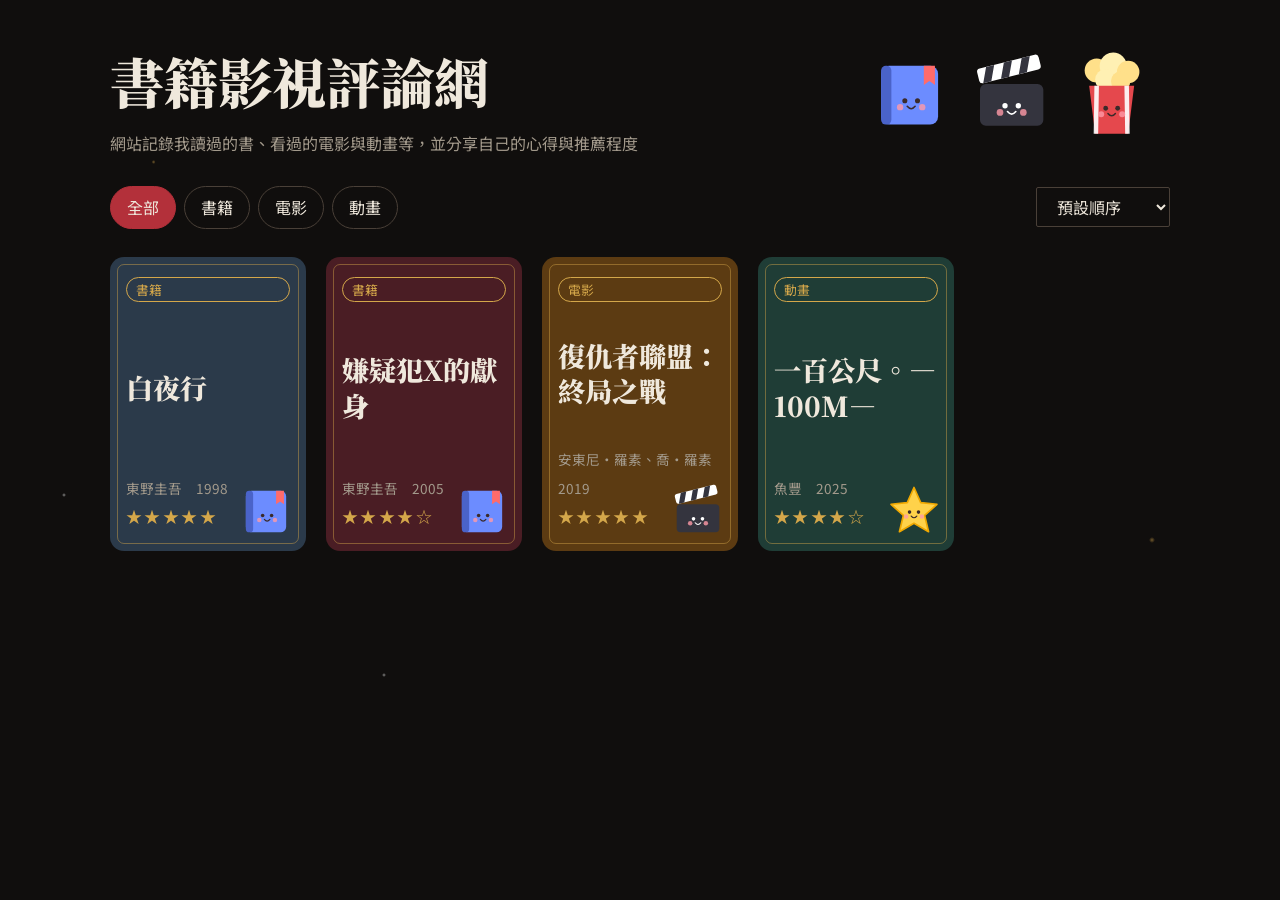
<file: index.html>
<!DOCTYPE html><html lang="zh-Hant"><head><meta charset="utf-8"><meta name="viewport" content="width=device-width,initial-scale=1"><title>書籍影視評論網</title><link href="https://fonts.googleapis.com/css2?family=Noto+Sans+TC:wght@400;700&family=Noto+Serif+TC:wght@900&display=swap" rel="stylesheet"><link rel="stylesheet" href="css/style.css"></head><body class="home"><header><h1>書籍影視評論網</h1><p class="intro">網站記錄我讀過的書、看過的電影與動畫等，並分享自己的心得與推薦程度</p></header><div class="tools"><button data-filter="all" aria-pressed="true">全部</button><button data-filter="書籍" aria-pressed="false">書籍</button><button data-filter="電影" aria-pressed="false">電影</button><button data-filter="動畫" aria-pressed="false">動畫</button><select id="sort" aria-label="排序"><option value="order">預設順序</option><option value="hi">評分高到低</option><option value="lo">評分低到高</option></select></div><main class="wall"><a class="poster c1" href="reviews/book-journey-under-the-midnight-sun.html" data-type="書籍" data-rating="5" data-order="1"><span class="tag">書籍</span><strong>白夜行</strong><span><span class="by">東野圭吾　1998</span><br><span class="stars">★★★★★</span></span></a><a class="poster c2" href="reviews/book-the-devotion-of-suspect-x.html" data-type="書籍" data-rating="4" data-order="2"><span class="tag">書籍</span><strong>嫌疑犯X的獻身</strong><span><span class="by">東野圭吾　2005</span><br><span class="stars">★★★★☆</span></span></a><a class="poster c3" href="reviews/screen-avengers-endgame.html" data-type="電影" data-rating="5" data-order="3"><span class="tag">電影</span><strong>復仇者聯盟：終局之戰</strong><span><span class="by">安東尼·羅素、喬·羅素　2019</span><br><span class="stars">★★★★★</span></span></a><a class="poster c4" href="reviews/screen-100m.html" data-type="動畫" data-rating="4" data-order="4"><span class="tag">動畫</span><strong>一百公尺。—100M—</strong><span><span class="by">魚豐　2025</span><br><span class="stars">★★★★☆</span></span></a></main><script src="js/main.js"></script></body></html>
</file>
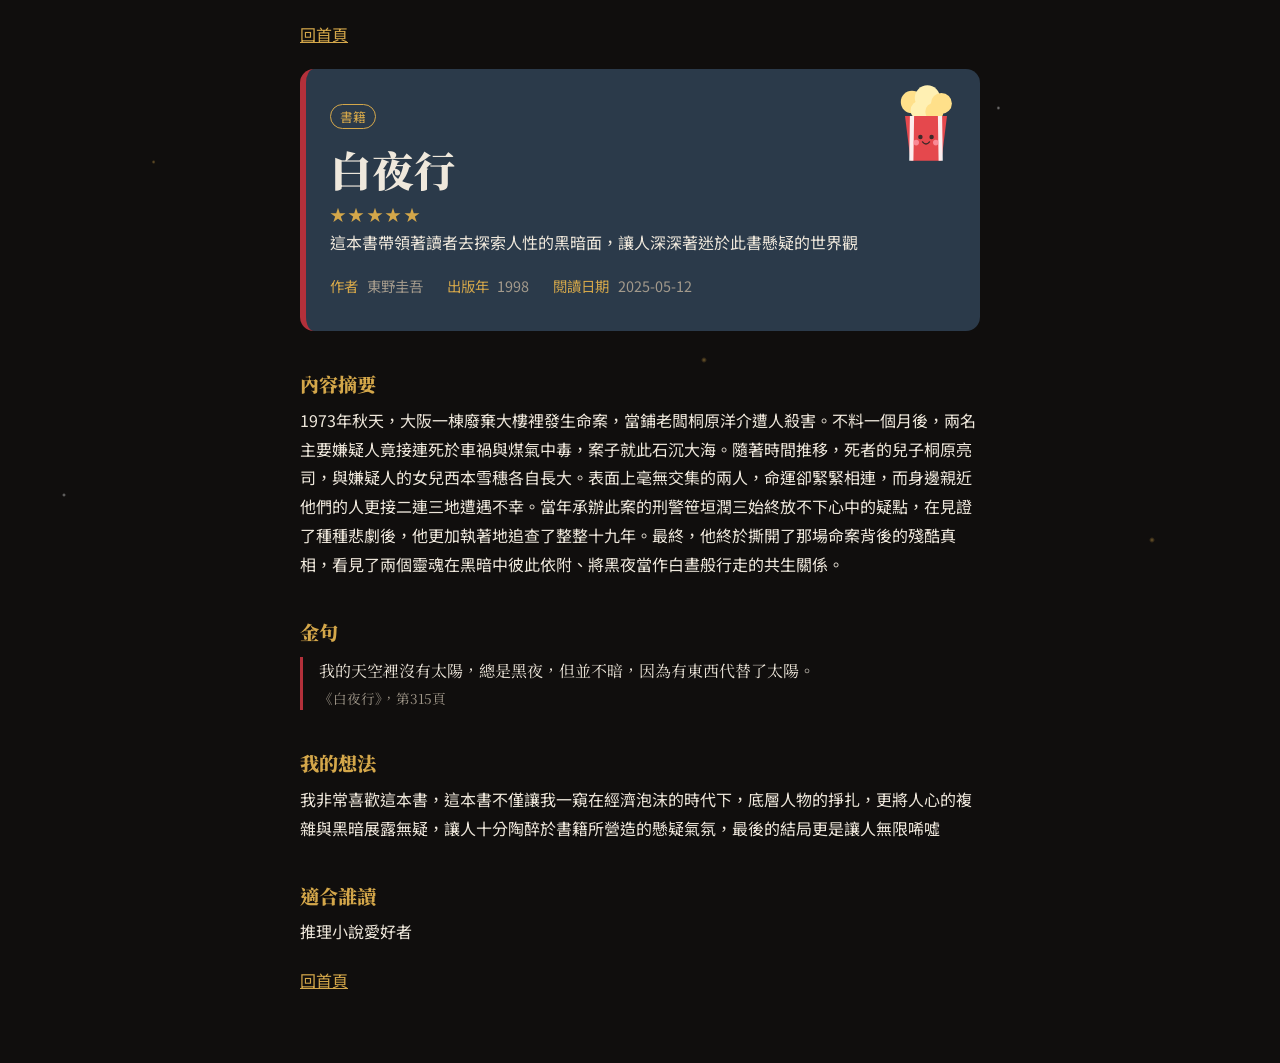
<file: review/book-journey-under-the-midnight-sun.html>
<!DOCTYPE html><html lang="zh-Hant"><head><meta charset="utf-8"><meta name="viewport" content="width=device-width,initial-scale=1"><title>白夜行｜書籍影視評論網</title><link href="https://fonts.googleapis.com/css2?family=Noto+Sans+TC:wght@400;700&family=Noto+Serif+TC:wght@900&display=swap" rel="stylesheet"><link rel="stylesheet" href="../css/style.css"></head><body class="page c1"><nav><a href="../index.html">回首頁</a></nav><header><span class="tag">書籍</span><h1>白夜行</h1><div class="stars">★★★★★</div><p class="one">這本書帶領著讀者去探索人性的黑暗面，讓人深深著迷於此書懸疑的世界觀</p><ul class="meta"><li><b>作者</b>東野圭吾</li><li><b>出版年</b>1998</li><li><b>閱讀日期</b>2025-05-12</li></ul></header><main><section><h2>內容摘要</h2><p>1973年秋天，大阪一棟廢棄大樓裡發生命案，當鋪老闆桐原洋介遭人殺害。不料一個月後，兩名主要嫌疑人竟接連死於車禍與煤氣中毒，案子就此石沉大海。隨著時間推移，死者的兒子桐原亮司，與嫌疑人的女兒西本雪穗各自長大。表面上毫無交集的兩人，命運卻緊緊相連，而身邊親近他們的人更接二連三地遭遇不幸。當年承辦此案的刑警笹垣潤三始終放不下心中的疑點，在見證了種種悲劇後，他更加執著地追查了整整十九年。最終，他終於撕開了那場命案背後的殘酷真相，看見了兩個靈魂在黑暗中彼此依附、將黑夜當作白晝般行走的共生關係。</p></section><section><h2>金句</h2><blockquote>我的天空裡沒有太陽，總是黑夜，但並不暗，因為有東西代替了太陽。<cite>《白夜行》，第315頁</cite></blockquote></section><section><h2>我的想法</h2><p>我非常喜歡這本書，這本書不僅讓我一窺在經濟泡沫的時代下，底層人物的掙扎，更將人心的複雜與黑暗展露無疑，讓人十分陶醉於書籍所營造的懸疑氣氛，最後的結局更是讓人無限唏噓</p></section><section><h2>適合誰讀</h2><p>推理小說愛好者</p></section></main><footer><a href="../index.html">回首頁</a></footer></body></html>
</file>
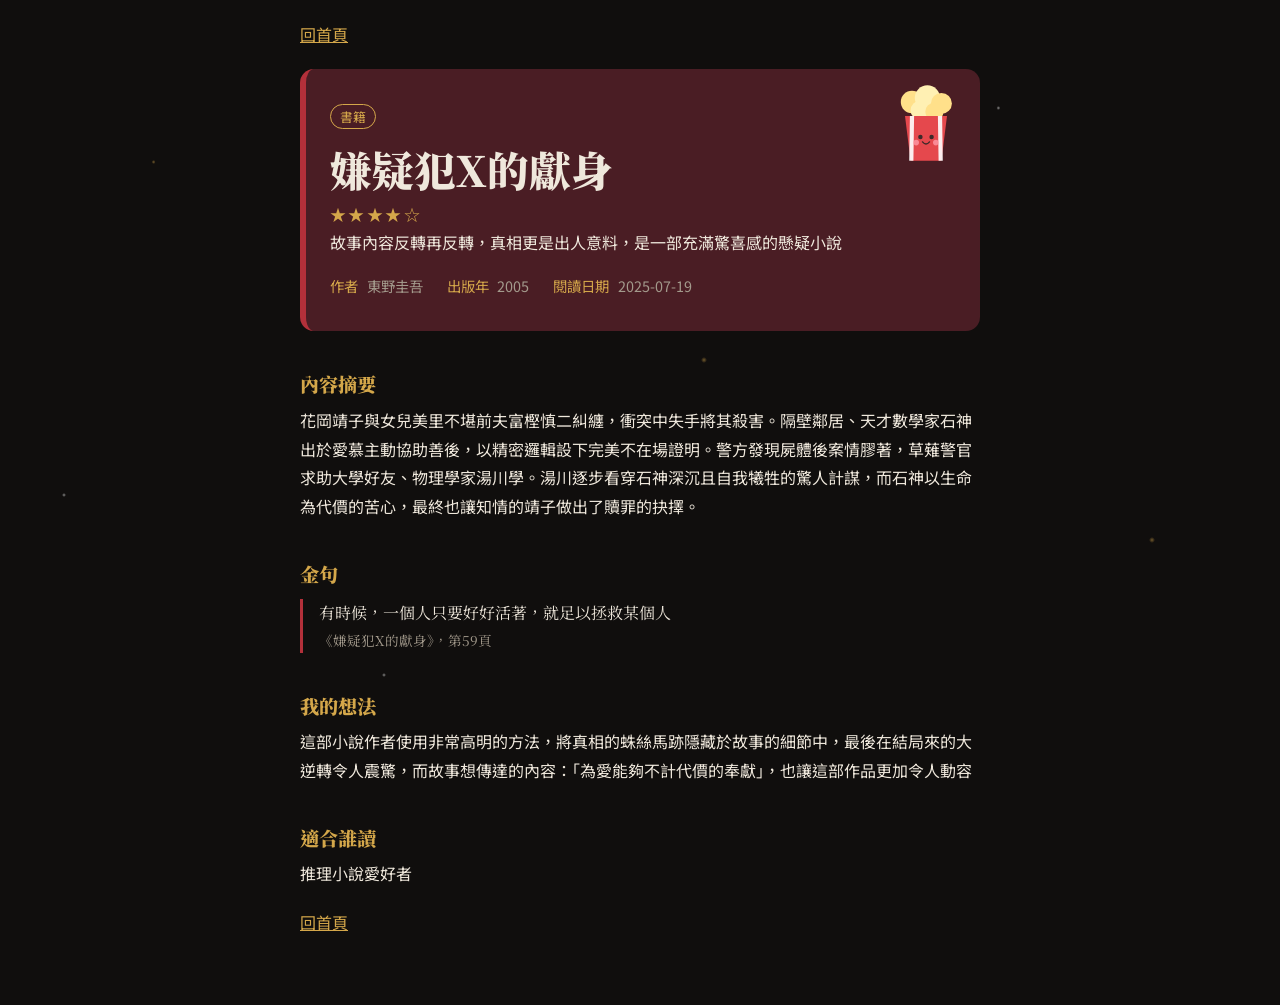
<file: reviews/book-the-devotion-of-suspect-x.html>
<!DOCTYPE html><html lang="zh-Hant"><head><meta charset="utf-8"><meta name="viewport" content="width=device-width,initial-scale=1"><title>嫌疑犯X的獻身｜書籍影視評論網</title><link href="https://fonts.googleapis.com/css2?family=Noto+Sans+TC:wght@400;700&family=Noto+Serif+TC:wght@900&display=swap" rel="stylesheet"><link rel="stylesheet" href="../css/style.css"></head><body class="page c2"><nav><a href="../index.html">回首頁</a></nav><header><span class="tag">書籍</span><h1>嫌疑犯X的獻身</h1><div class="stars">★★★★☆</div><p class="one">故事內容反轉再反轉，真相更是出人意料，是一部充滿驚喜感的懸疑小說</p><ul class="meta"><li><b>作者</b>東野圭吾</li><li><b>出版年</b>2005</li><li><b>閱讀日期</b>2025-07-19</li></ul></header><main><section><h2>內容摘要</h2><p>花岡靖子與女兒美里不堪前夫富樫慎二糾纏，衝突中失手將其殺害。隔壁鄰居、天才數學家石神出於愛慕主動協助善後，以精密邏輯設下完美不在場證明。警方發現屍體後案情膠著，草薙警官求助大學好友、物理學家湯川學。湯川逐步看穿石神深沉且自我犧牲的驚人計謀，而石神以生命為代價的苦心，最終也讓知情的靖子做出了贖罪的抉擇。</p></section><section><h2>金句</h2><blockquote>有時候，一個人只要好好活著，就足以拯救某個人<cite>《嫌疑犯X的獻身》，第59頁</cite></blockquote></section><section><h2>我的想法</h2><p>這部小說作者使用非常高明的方法，將真相的蛛絲馬跡隱藏於故事的細節中，最後在結局來的大逆轉令人震驚，而故事想傳達的內容：「為愛能夠不計代價的奉獻」，也讓這部作品更加令人動容</p></section><section><h2>適合誰讀</h2><p>推理小說愛好者</p></section></main><footer><a href="../index.html">回首頁</a></footer></body></html>
</file>
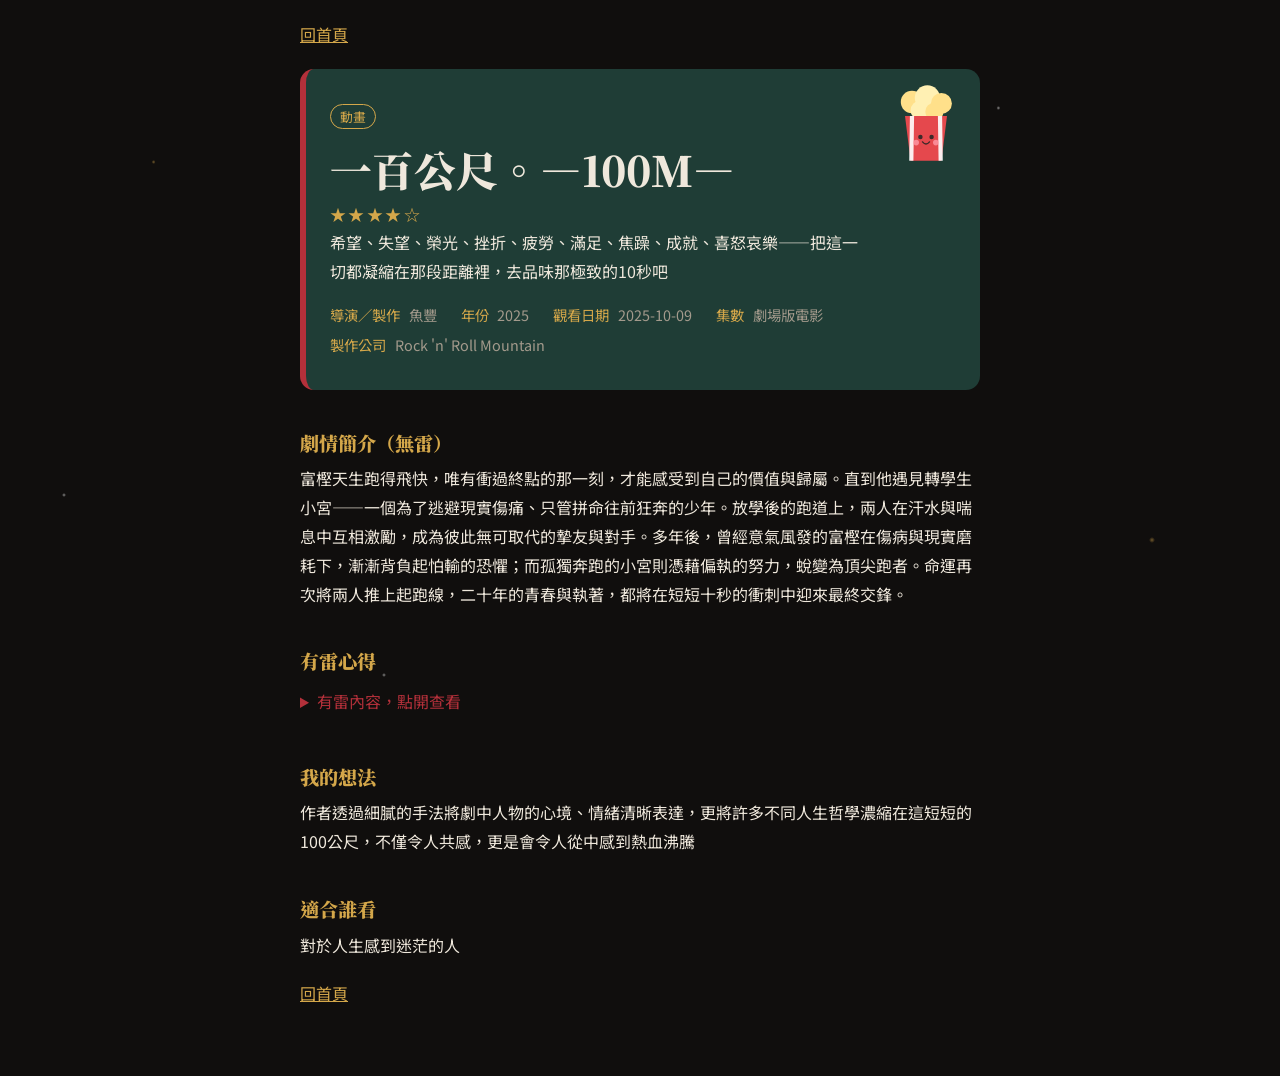
<file: reviews/screen-100m.html>
<!DOCTYPE html><html lang="zh-Hant"><head><meta charset="utf-8"><meta name="viewport" content="width=device-width,initial-scale=1"><title>一百公尺。—100M—｜書籍影視評論網</title><link href="https://fonts.googleapis.com/css2?family=Noto+Sans+TC:wght@400;700&family=Noto+Serif+TC:wght@900&display=swap" rel="stylesheet"><link rel="stylesheet" href="../css/style.css"></head><body class="page c4"><nav><a href="../index.html">回首頁</a></nav><header><span class="tag">動畫</span><h1>一百公尺。—100M—</h1><div class="stars">★★★★☆</div><p class="one">希望、失望、榮光、挫折、疲勞、滿足、焦躁、成就、喜怒哀樂——把這一切都凝縮在那段距離裡，去品味那極致的10秒吧</p><ul class="meta"><li><b>導演／製作</b>魚豐</li><li><b>年份</b>2025</li><li><b>觀看日期</b>2025-10-09</li><li><b>集數</b>劇場版電影</li><li><b>製作公司</b>Rock 'n' Roll Mountain</li></ul></header><main><section><h2>劇情簡介（無雷）</h2><p>富樫天生跑得飛快，唯有衝過終點的那一刻，才能感受到自己的價值與歸屬。直到他遇見轉學生小宮——一個為了逃避現實傷痛、只管拼命往前狂奔的少年。放學後的跑道上，兩人在汗水與喘息中互相激勵，成為彼此無可取代的摯友與對手。多年後，曾經意氣風發的富樫在傷病與現實磨耗下，漸漸背負起怕輸的恐懼；而孤獨奔跑的小宮則憑藉偏執的努力，蛻變為頂尖跑者。命運再次將兩人推上起跑線，二十年的青春與執著，都將在短短十秒的衝刺中迎來最終交鋒。</p></section><section><h2>有雷心得</h2><details><summary>有雷內容，點開查看</summary><p>電影《百公尺》透過兩位主角截然不同的人生軌跡，展現跑步背後的掙扎與渴望。年少得志的天才富樫，在傷病與現實磨耗下漸漸迷失奔跑的純粹；背負傷痛的小宮則把賽道當成救贖，用近乎自虐的苦練逼自己往前，兩人在追趕中展開二十年的宿命糾纏。為貼近選手內心，電影捨棄繁雜台詞，只留下起跑前的屏息寂靜、摩擦跑道的環境音與手持鏡頭，帶來滿滿壓迫感。最終，二十年的青春與執著全化作幾秒的全力衝刺，在開放式結局中留下震撼且餘韻無窮的感動。</p></details></section><section><h2>我的想法</h2><p>作者透過細膩的手法將劇中人物的心境、情緒清晰表達，更將許多不同人生哲學濃縮在這短短的100公尺，不僅令人共感，更是會令人從中感到熱血沸騰</p></section><section><h2>適合誰看</h2><p>對於人生感到迷茫的人</p></section></main><footer><a href="../index.html">回首頁</a></footer></body></html>
</file>
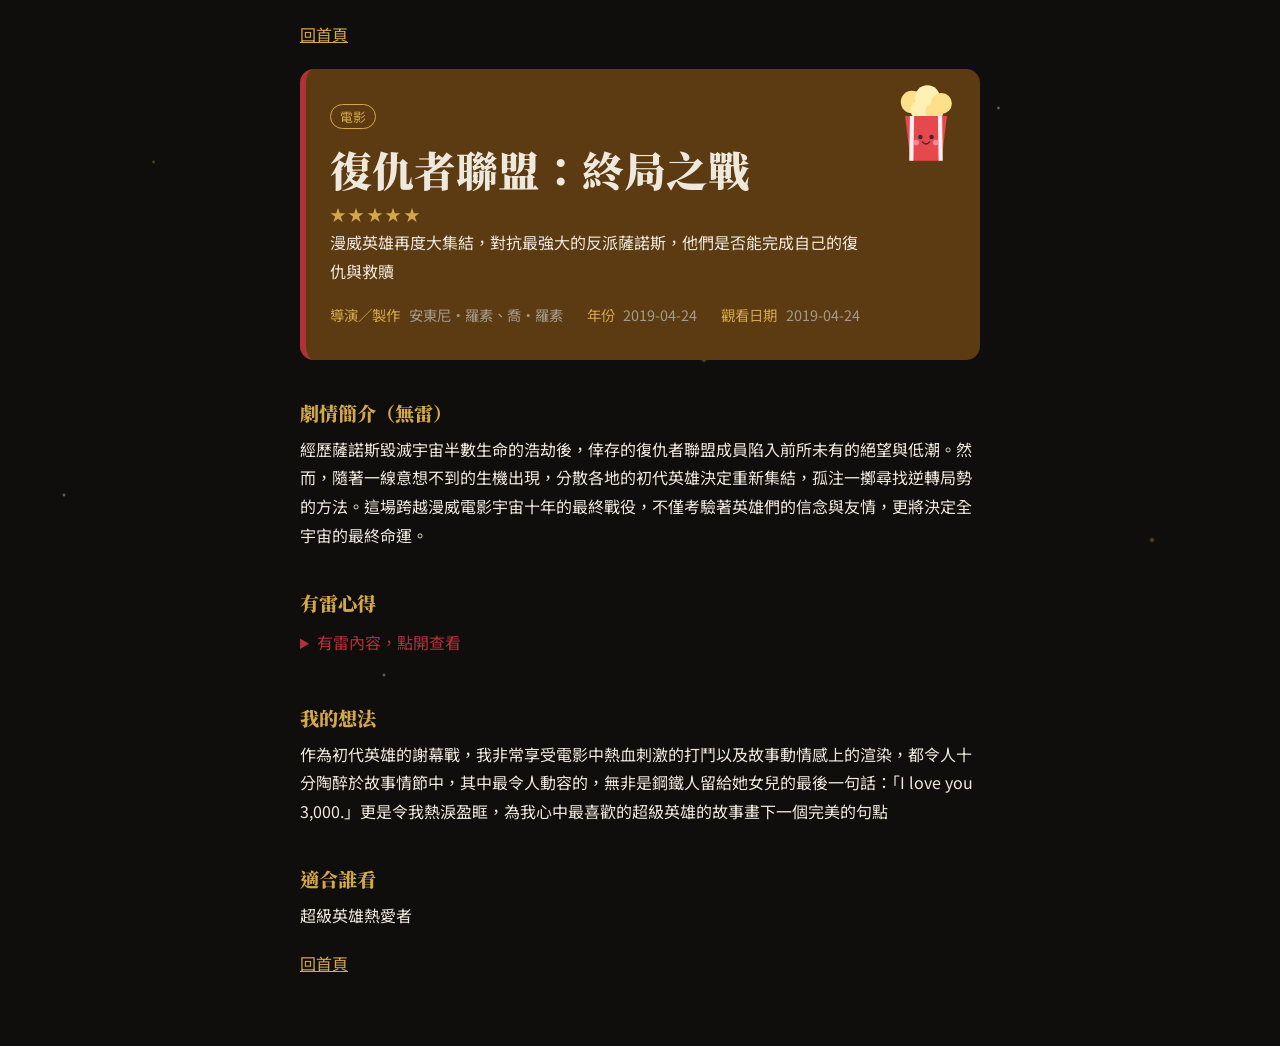
<file: reviews/screen-avengers-endgame.html>
<!DOCTYPE html><html lang="zh-Hant"><head><meta charset="utf-8"><meta name="viewport" content="width=device-width,initial-scale=1"><title>復仇者聯盟：終局之戰｜書籍影視評論網</title><link href="https://fonts.googleapis.com/css2?family=Noto+Sans+TC:wght@400;700&family=Noto+Serif+TC:wght@900&display=swap" rel="stylesheet"><link rel="stylesheet" href="../css/style.css"></head><body class="page c3"><nav><a href="../index.html">回首頁</a></nav><header><span class="tag">電影</span><h1>復仇者聯盟：終局之戰</h1><div class="stars">★★★★★</div><p class="one">漫威英雄再度大集結，對抗最強大的反派薩諾斯，他們是否能完成自己的復仇與救贖</p><ul class="meta"><li><b>導演／製作</b>安東尼·羅素、喬·羅素</li><li><b>年份</b>2019-04-24</li><li><b>觀看日期</b>2019-04-24</li></ul></header><main><section><h2>劇情簡介（無雷）</h2><p>經歷薩諾斯毀滅宇宙半數生命的浩劫後，倖存的復仇者聯盟成員陷入前所未有的絕望與低潮。然而，隨著一線意想不到的生機出現，分散各地的初代英雄決定重新集結，孤注一擲尋找逆轉局勢的方法。這場跨越漫威電影宇宙十年的最終戰役，不僅考驗著英雄們的信念與友情，更將決定全宇宙的最終命運。</p></section><section><h2>有雷心得</h2><details><summary>有雷內容，點開查看</summary><p>《復仇者聯盟：終局之戰》是漫威11年情懷的盛大總驗收。電影細膩刻畫英雄歷經彈指五年後的低谷與創傷，無論是自責的東尼或頹廢的雷神，都展現了凡人般的沉重苦痛。當絕望中眾人重聚、美國隊長喊出「復仇者集結」時，帶來極強的情感衝擊。最終鋼鐵人以彈指犧牲自己，美國隊長則交棒回歸平凡，為初代英雄畫下深刻又動人的傳承句點。</p></details></section><section><h2>我的想法</h2><p>作為初代英雄的謝幕戰，我非常享受電影中熱血刺激的打鬥以及故事動情感上的渲染，都令人十分陶醉於故事情節中，其中最令人動容的，無非是鋼鐵人留給她女兒的最後一句話：「I love you 3,000.」更是令我熱淚盈眶，為我心中最喜歡的超級英雄的故事畫下一個完美的句點</p></section><section><h2>適合誰看</h2><p>超級英雄熱愛者</p></section></main><footer><a href="../index.html">回首頁</a></footer></body></html>
</file>
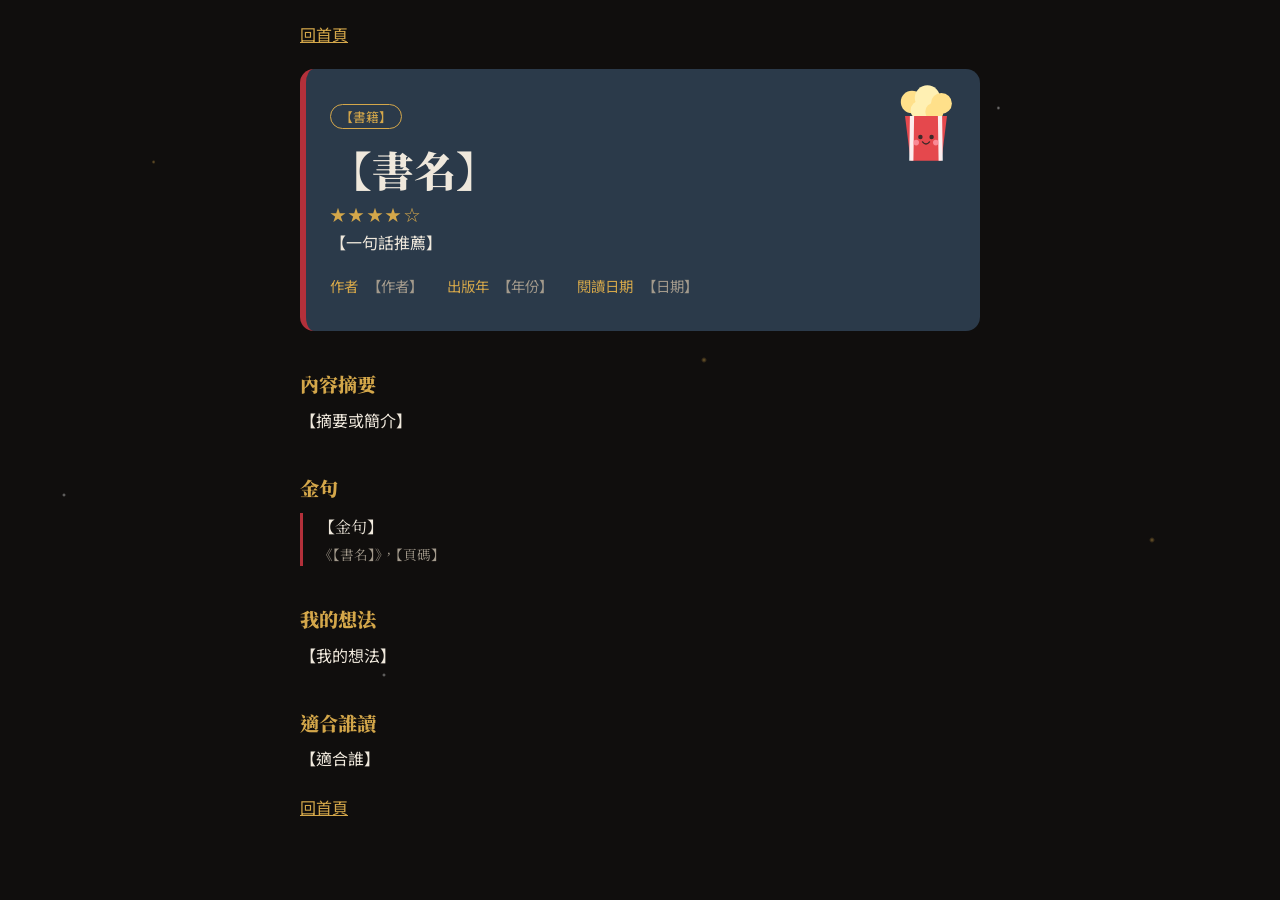
<file: templates/_book-template.html>
<!DOCTYPE html><html lang="zh-Hant"><head><meta charset="utf-8"><meta name="viewport" content="width=device-width,initial-scale=1"><title>【書名】｜書籍影視評論網</title><link href="https://fonts.googleapis.com/css2?family=Noto+Sans+TC:wght@400;700&family=Noto+Serif+TC:wght@900&display=swap" rel="stylesheet"><link rel="stylesheet" href="../css/style.css"></head><body class="page c1"><nav><a href="../index.html">回首頁</a></nav><header><span class="tag">【書籍】</span><h1>【書名】</h1><div class="stars">★★★★☆</div><p class="one">【一句話推薦】</p><ul class="meta"><li><b>作者</b>【作者】</li><li><b>出版年</b>【年份】</li><li><b>閱讀日期</b>【日期】</li></ul></header><main><section><h2>內容摘要</h2><p>【摘要或簡介】</p></section><section><h2>金句</h2><blockquote>【金句】<cite>《【書名】》，【頁碼】</cite></blockquote></section><section><h2>我的想法</h2><p>【我的想法】</p></section><section><h2>適合誰讀</h2><p>【適合誰】</p></section></main><footer><a href="../index.html">回首頁</a></footer></body></html>
</file>
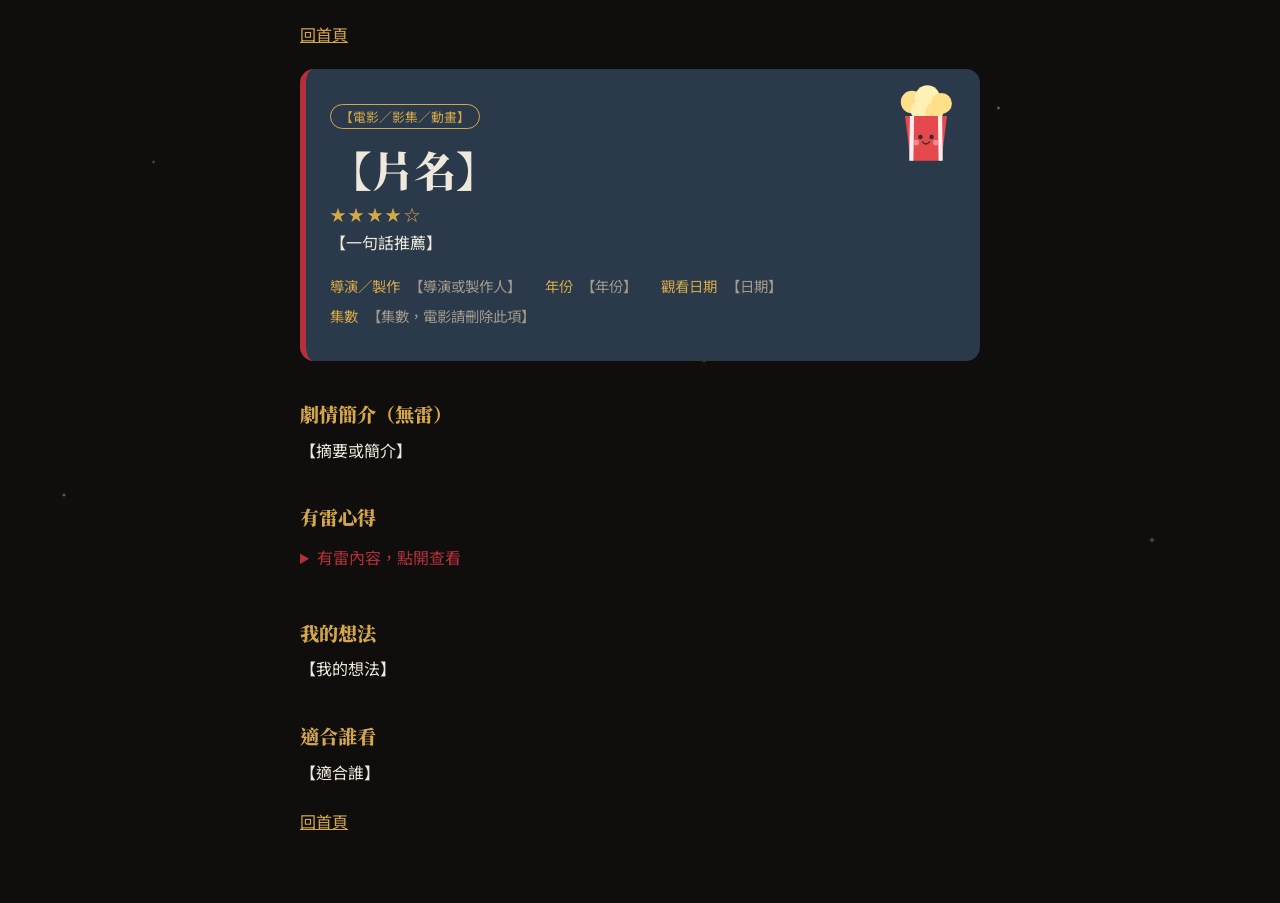
<file: templates/_screen-template.html>
<!DOCTYPE html><html lang="zh-Hant"><head><meta charset="utf-8"><meta name="viewport" content="width=device-width,initial-scale=1"><title>【片名】｜書籍影視評論網</title><link href="https://fonts.googleapis.com/css2?family=Noto+Sans+TC:wght@400;700&family=Noto+Serif+TC:wght@900&display=swap" rel="stylesheet"><link rel="stylesheet" href="../css/style.css"></head><body class="page c1"><nav><a href="../index.html">回首頁</a></nav><header><span class="tag">【電影／影集／動畫】</span><h1>【片名】</h1><div class="stars">★★★★☆</div><p class="one">【一句話推薦】</p><ul class="meta"><li><b>導演／製作</b>【導演或製作人】</li><li><b>年份</b>【年份】</li><li><b>觀看日期</b>【日期】</li><li><b>集數</b>【集數，電影請刪除此項】</li></ul></header><main><section><h2>劇情簡介（無雷）</h2><p>【摘要或簡介】</p></section><section><h2>有雷心得</h2><details><summary>有雷內容，點開查看</summary><p>【有雷心得】</p></details></section><section><h2>我的想法</h2><p>【我的想法】</p></section><section><h2>適合誰看</h2><p>【適合誰】</p></section></main><footer><a href="../index.html">回首頁</a></footer></body></html>
</file>
<file: css/style.css>
:root{--bg:#100e0d;--ink:#efe8dc;--dim:#a39a8c;--gold:#d4a74a;--red:#b3303a}
*{box-sizing:border-box}
body{margin:0;background:var(--bg);color:var(--ink);font:400 16px/1.8 "Noto Sans TC",system-ui,sans-serif}
a{color:var(--gold)}
:focus-visible{outline:2px solid var(--gold);outline-offset:3px}
h1,h2,.poster strong{font-family:"Noto Serif TC",serif;font-weight:900}
.c1{--c:#2b3a4a}.c2{--c:#4a1d24}.c3{--c:#5c3b12}.c4{--c:#1f3d36}.c5{--c:#3d2a4a}.c6{--c:#3a3a1c}
.tag{display:inline-block;border:1px solid var(--gold);color:var(--gold);padding:0 .7em;font-size:.8rem;border-radius:2px}
.stars{color:var(--gold);letter-spacing:.15em}
.home{max-width:1100px;margin:0 auto;padding:48px 20px}
.home h1{font-size:clamp(2rem,6vw,3.4rem);margin:0;line-height:1.2}
.home .intro{color:var(--dim);max-width:34em}
.tools{display:flex;flex-wrap:wrap;gap:8px;align-items:center;margin:28px 0}
.tools button,.tools select{background:none;color:var(--ink);border:1px solid #4a4038;padding:6px 16px;font:inherit;border-radius:2px;cursor:pointer}
.tools button[aria-pressed=true]{background:var(--red);border-color:var(--red)}
.tools select{margin-left:auto;background:var(--bg)}
.wall{display:grid;grid-template-columns:repeat(auto-fill,minmax(190px,1fr));gap:20px}
.poster{background:var(--c);aspect-ratio:2/3;display:flex;flex-direction:column;justify-content:space-between;padding:20px 16px;color:var(--ink);text-decoration:none;outline:1px solid rgba(212,167,74,.45);outline-offset:-8px}
.poster[hidden]{display:none}
.poster strong{font-size:clamp(1.3rem,3vw,1.7rem);line-height:1.3}
.poster .by{color:var(--dim);font-size:.85rem}
@media(prefers-reduced-motion:no-preference){.poster{transition:transform .2s}.poster:hover{transform:translateY(-5px)}}
.page{max-width:720px;margin:0 auto;padding:0 20px 48px}
.page nav,.page footer{padding:20px 0}
.page header{background:var(--c);padding:32px 24px;border-left:6px solid var(--red)}
.page h1{font-size:clamp(1.8rem,6vw,2.6rem);margin:12px 0 4px;line-height:1.3}
.one{color:var(--ink);margin:12px 0}
.meta{list-style:none;padding:0;margin:16px 0 0;display:flex;flex-wrap:wrap;gap:4px 24px;color:var(--dim);font-size:.9rem}
.meta b{color:var(--gold);margin-right:.6em;font-weight:400}
.page h2{font-size:1.2rem;color:var(--gold);margin:36px 0 4px}
.page p{margin:0}
blockquote{margin:8px 0;padding-left:16px;border-left:3px solid var(--red);font-family:"Noto Serif TC",serif}
cite{display:block;color:var(--dim);font-size:.85rem;font-style:normal}
summary{cursor:pointer;color:var(--red);margin:8px 0}

/* ===== 可愛卡通與動態效果 ===== */
.poster,.page header{border-radius:14px}
.tools button,.tag{border-radius:999px}
body::before{content:"";position:fixed;inset:0;z-index:-1;pointer-events:none;opacity:.5;background:radial-gradient(2px 2px at 12% 18%,#d4a74a,transparent),radial-gradient(2px 2px at 78% 12%,#fff,transparent),radial-gradient(3px 3px at 90% 60%,#d4a74a,transparent),radial-gradient(2px 2px at 30% 75%,#fff,transparent),radial-gradient(3px 3px at 55% 40%,#d4a74a,transparent),radial-gradient(2px 2px at 5% 55%,#fff,transparent)}
.home header,.page header,.poster{position:relative}
.home header::after{content:"";position:absolute;right:0;top:0;width:min(300px,40vw);aspect-ratio:360/110;background:url("data:image/svg+xml,%3Csvg%20xmlns%3D%27http%3A//www.w3.org/2000/svg%27%20viewBox%3D%270%200%20360%20110%27%3E%3Cg%20transform%3D%27translate%280%2C8%29%20scale%28.95%29%27%3E%3Crect%20x%3D%2714%27%20y%3D%2714%27%20width%3D%2772%27%20height%3D%2774%27%20rx%3D%2710%27%20fill%3D%27%236c8cff%27/%3E%3Crect%20x%3D%2714%27%20y%3D%2714%27%20width%3D%2713%27%20height%3D%2774%27%20rx%3D%276%27%20fill%3D%27%234a63c9%27/%3E%3Cpath%20d%3D%27M68%2014v24l7-5%207%205V14z%27%20fill%3D%27%23ff6b6b%27/%3E%3Ccircle%20cx%3D%2744%27%20cy%3D%2758%27%20r%3D%273.2%27%20fill%3D%27%233b2a2a%27/%3E%3Ccircle%20cx%3D%2760%27%20cy%3D%2758%27%20r%3D%273.2%27%20fill%3D%27%233b2a2a%27/%3E%3Ccircle%20cx%3D%2738%27%20cy%3D%2766%27%20r%3D%274%27%20fill%3D%27%23ff9aa8%27%20opacity%3D%27.8%27/%3E%3Ccircle%20cx%3D%2766%27%20cy%3D%2766%27%20r%3D%274%27%20fill%3D%27%23ff9aa8%27%20opacity%3D%27.8%27/%3E%3Cpath%20d%3D%27M47%2065q5%206%2010%200%27%20stroke%3D%27%233b2a2a%27%20stroke-width%3D%272%27%20fill%3D%27none%27%20stroke-linecap%3D%27round%27/%3E%3C/g%3E%3Cg%20transform%3D%27translate%28120%2C5%29%27%3E%3Crect%20x%3D%2712%27%20y%3D%2738%27%20width%3D%2776%27%20height%3D%2750%27%20rx%3D%277%27%20fill%3D%27%2334343e%27/%3E%3Cg%20transform%3D%27rotate%28-14%2012%2038%29%27%3E%3Crect%20x%3D%2712%27%20y%3D%2720%27%20width%3D%2776%27%20height%3D%2718%27%20rx%3D%274%27%20fill%3D%27%23fff%27/%3E%3Cpath%20d%3D%27M24%2020h10l-8%2018H16zM46%2020h10l-8%2018H38zM68%2020h10l-8%2018H60z%27%20fill%3D%27%2334343e%27/%3E%3C/g%3E%3Ccircle%20cx%3D%2742%27%20cy%3D%2764%27%20r%3D%273.2%27%20fill%3D%27%23fff%27/%3E%3Ccircle%20cx%3D%2758%27%20cy%3D%2764%27%20r%3D%273.2%27%20fill%3D%27%23fff%27/%3E%3Ccircle%20cx%3D%2736%27%20cy%3D%2772%27%20r%3D%274%27%20fill%3D%27%23ff9aa8%27%20opacity%3D%27.8%27/%3E%3Ccircle%20cx%3D%2764%27%20cy%3D%2772%27%20r%3D%274%27%20fill%3D%27%23ff9aa8%27%20opacity%3D%27.8%27/%3E%3Cpath%20d%3D%27M45%2071q5%206%2010%200%27%20stroke%3D%27%23fff%27%20stroke-width%3D%272%27%20fill%3D%27none%27%20stroke-linecap%3D%27round%27/%3E%3C/g%3E%3Cg%20transform%3D%27translate%28245%2C0%29%20scale%28.9%29%27%3E%3Ccircle%20cx%3D%2730%27%20cy%3D%2730%27%20r%3D%2716%27%20fill%3D%27%23ffe08a%27/%3E%3Ccircle%20cx%3D%2752%27%20cy%3D%2724%27%20r%3D%2718%27%20fill%3D%27%23fff0b3%27/%3E%3Ccircle%20cx%3D%2772%27%20cy%3D%2732%27%20r%3D%2715%27%20fill%3D%27%23ffe08a%27/%3E%3Ccircle%20cx%3D%2742%27%20cy%3D%2742%27%20r%3D%2714%27%20fill%3D%27%23fff0b3%27/%3E%3Ccircle%20cx%3D%2762%27%20cy%3D%2744%27%20r%3D%2713%27%20fill%3D%27%23ffe08a%27/%3E%3Cpath%20d%3D%27M20%2050h60l-8%2064H28z%27%20fill%3D%27%23e5484d%27/%3E%3Cpath%20d%3D%27M27%2050h6l-1%2064h-6zM67%2050h6l1%2064h-6z%27%20fill%3D%27%23fff%27%20opacity%3D%27.9%27/%3E%3Ccircle%20cx%3D%2742%27%20cy%3D%2780%27%20r%3D%273.2%27%20fill%3D%27%233b2a2a%27/%3E%3Ccircle%20cx%3D%2758%27%20cy%3D%2780%27%20r%3D%273.2%27%20fill%3D%27%233b2a2a%27/%3E%3Ccircle%20cx%3D%2736%27%20cy%3D%2788%27%20r%3D%274%27%20fill%3D%27%23ff9aa8%27%20opacity%3D%27.8%27/%3E%3Ccircle%20cx%3D%2764%27%20cy%3D%2788%27%20r%3D%274%27%20fill%3D%27%23ff9aa8%27%20opacity%3D%27.8%27/%3E%3Cpath%20d%3D%27M45%2087q5%206%2010%200%27%20stroke%3D%27%233b2a2a%27%20stroke-width%3D%272%27%20fill%3D%27none%27%20stroke-linecap%3D%27round%27/%3E%3C/g%3E%3C/svg%3E") center/contain no-repeat}
.page header{padding-right:110px}
.page header::after{content:"";position:absolute;right:12px;top:12px;width:84px;height:84px;background:url("data:image/svg+xml,%3Csvg%20xmlns%3D%27http%3A//www.w3.org/2000/svg%27%20viewBox%3D%270%200%20100%20120%27%3E%3Ccircle%20cx%3D%2730%27%20cy%3D%2730%27%20r%3D%2716%27%20fill%3D%27%23ffe08a%27/%3E%3Ccircle%20cx%3D%2752%27%20cy%3D%2724%27%20r%3D%2718%27%20fill%3D%27%23fff0b3%27/%3E%3Ccircle%20cx%3D%2772%27%20cy%3D%2732%27%20r%3D%2715%27%20fill%3D%27%23ffe08a%27/%3E%3Ccircle%20cx%3D%2742%27%20cy%3D%2742%27%20r%3D%2714%27%20fill%3D%27%23fff0b3%27/%3E%3Ccircle%20cx%3D%2762%27%20cy%3D%2744%27%20r%3D%2713%27%20fill%3D%27%23ffe08a%27/%3E%3Cpath%20d%3D%27M20%2050h60l-8%2064H28z%27%20fill%3D%27%23e5484d%27/%3E%3Cpath%20d%3D%27M27%2050h6l-1%2064h-6zM67%2050h6l1%2064h-6z%27%20fill%3D%27%23fff%27%20opacity%3D%27.9%27/%3E%3Ccircle%20cx%3D%2742%27%20cy%3D%2780%27%20r%3D%273.2%27%20fill%3D%27%233b2a2a%27/%3E%3Ccircle%20cx%3D%2758%27%20cy%3D%2780%27%20r%3D%273.2%27%20fill%3D%27%233b2a2a%27/%3E%3Ccircle%20cx%3D%2736%27%20cy%3D%2788%27%20r%3D%274%27%20fill%3D%27%23ff9aa8%27%20opacity%3D%27.8%27/%3E%3Ccircle%20cx%3D%2764%27%20cy%3D%2788%27%20r%3D%274%27%20fill%3D%27%23ff9aa8%27%20opacity%3D%27.8%27/%3E%3Cpath%20d%3D%27M45%2087q5%206%2010%200%27%20stroke%3D%27%233b2a2a%27%20stroke-width%3D%272%27%20fill%3D%27none%27%20stroke-linecap%3D%27round%27/%3E%3C/svg%3E") center/contain no-repeat}
.poster::after{content:"";position:absolute;right:12px;bottom:12px;width:56px;height:56px;background:center/contain no-repeat}
.poster[data-type="書籍"]::after{background-image:url("data:image/svg+xml,%3Csvg%20xmlns%3D%27http%3A//www.w3.org/2000/svg%27%20viewBox%3D%270%200%20100%20100%27%3E%3Crect%20x%3D%2714%27%20y%3D%2714%27%20width%3D%2772%27%20height%3D%2774%27%20rx%3D%2710%27%20fill%3D%27%236c8cff%27/%3E%3Crect%20x%3D%2714%27%20y%3D%2714%27%20width%3D%2713%27%20height%3D%2774%27%20rx%3D%276%27%20fill%3D%27%234a63c9%27/%3E%3Cpath%20d%3D%27M68%2014v24l7-5%207%205V14z%27%20fill%3D%27%23ff6b6b%27/%3E%3Ccircle%20cx%3D%2744%27%20cy%3D%2758%27%20r%3D%273.2%27%20fill%3D%27%233b2a2a%27/%3E%3Ccircle%20cx%3D%2760%27%20cy%3D%2758%27%20r%3D%273.2%27%20fill%3D%27%233b2a2a%27/%3E%3Ccircle%20cx%3D%2738%27%20cy%3D%2766%27%20r%3D%274%27%20fill%3D%27%23ff9aa8%27%20opacity%3D%27.8%27/%3E%3Ccircle%20cx%3D%2766%27%20cy%3D%2766%27%20r%3D%274%27%20fill%3D%27%23ff9aa8%27%20opacity%3D%27.8%27/%3E%3Cpath%20d%3D%27M47%2065q5%206%2010%200%27%20stroke%3D%27%233b2a2a%27%20stroke-width%3D%272%27%20fill%3D%27none%27%20stroke-linecap%3D%27round%27/%3E%3C/svg%3E")}
.poster[data-type="電影"]::after{background-image:url("data:image/svg+xml,%3Csvg%20xmlns%3D%27http%3A//www.w3.org/2000/svg%27%20viewBox%3D%270%200%20100%20100%27%3E%3Crect%20x%3D%2712%27%20y%3D%2738%27%20width%3D%2776%27%20height%3D%2750%27%20rx%3D%277%27%20fill%3D%27%2334343e%27/%3E%3Cg%20transform%3D%27rotate%28-14%2012%2038%29%27%3E%3Crect%20x%3D%2712%27%20y%3D%2720%27%20width%3D%2776%27%20height%3D%2718%27%20rx%3D%274%27%20fill%3D%27%23fff%27/%3E%3Cpath%20d%3D%27M24%2020h10l-8%2018H16zM46%2020h10l-8%2018H38zM68%2020h10l-8%2018H60z%27%20fill%3D%27%2334343e%27/%3E%3C/g%3E%3Ccircle%20cx%3D%2742%27%20cy%3D%2764%27%20r%3D%273.2%27%20fill%3D%27%23fff%27/%3E%3Ccircle%20cx%3D%2758%27%20cy%3D%2764%27%20r%3D%273.2%27%20fill%3D%27%23fff%27/%3E%3Ccircle%20cx%3D%2736%27%20cy%3D%2772%27%20r%3D%274%27%20fill%3D%27%23ff9aa8%27%20opacity%3D%27.8%27/%3E%3Ccircle%20cx%3D%2764%27%20cy%3D%2772%27%20r%3D%274%27%20fill%3D%27%23ff9aa8%27%20opacity%3D%27.8%27/%3E%3Cpath%20d%3D%27M45%2071q5%206%2010%200%27%20stroke%3D%27%23fff%27%20stroke-width%3D%272%27%20fill%3D%27none%27%20stroke-linecap%3D%27round%27/%3E%3C/svg%3E")}
.poster[data-type="動畫"]::after{background-image:url("data:image/svg+xml,%3Csvg%20xmlns%3D%27http%3A//www.w3.org/2000/svg%27%20viewBox%3D%270%200%20100%20100%27%3E%3Cpath%20d%3D%27M50%208l12%2027%2029%203-22%2020%207%2029-26-15-26%2015%207-29L9%2038l29-3z%27%20fill%3D%27%23ffd24a%27%20stroke%3D%27%23f0a800%27%20stroke-width%3D%273%27%20stroke-linejoin%3D%27round%27/%3E%3Ccircle%20cx%3D%2742%27%20cy%3D%2752%27%20r%3D%273.2%27%20fill%3D%27%233b2a2a%27/%3E%3Ccircle%20cx%3D%2758%27%20cy%3D%2752%27%20r%3D%273.2%27%20fill%3D%27%233b2a2a%27/%3E%3Ccircle%20cx%3D%2736%27%20cy%3D%2760%27%20r%3D%274%27%20fill%3D%27%23ff9aa8%27%20opacity%3D%27.8%27/%3E%3Ccircle%20cx%3D%2764%27%20cy%3D%2760%27%20r%3D%274%27%20fill%3D%27%23ff9aa8%27%20opacity%3D%27.8%27/%3E%3Cpath%20d%3D%27M45%2059q5%206%2010%200%27%20stroke%3D%27%233b2a2a%27%20stroke-width%3D%272%27%20fill%3D%27none%27%20stroke-linecap%3D%27round%27/%3E%3C/svg%3E")}
.poster[data-type="影集"]::after{background-image:url("data:image/svg+xml,%3Csvg%20xmlns%3D%27http%3A//www.w3.org/2000/svg%27%20viewBox%3D%270%200%20100%20120%27%3E%3Ccircle%20cx%3D%2730%27%20cy%3D%2730%27%20r%3D%2716%27%20fill%3D%27%23ffe08a%27/%3E%3Ccircle%20cx%3D%2752%27%20cy%3D%2724%27%20r%3D%2718%27%20fill%3D%27%23fff0b3%27/%3E%3Ccircle%20cx%3D%2772%27%20cy%3D%2732%27%20r%3D%2715%27%20fill%3D%27%23ffe08a%27/%3E%3Ccircle%20cx%3D%2742%27%20cy%3D%2742%27%20r%3D%2714%27%20fill%3D%27%23fff0b3%27/%3E%3Ccircle%20cx%3D%2762%27%20cy%3D%2744%27%20r%3D%2713%27%20fill%3D%27%23ffe08a%27/%3E%3Cpath%20d%3D%27M20%2050h60l-8%2064H28z%27%20fill%3D%27%23e5484d%27/%3E%3Cpath%20d%3D%27M27%2050h6l-1%2064h-6zM67%2050h6l1%2064h-6z%27%20fill%3D%27%23fff%27%20opacity%3D%27.9%27/%3E%3Ccircle%20cx%3D%2742%27%20cy%3D%2780%27%20r%3D%273.2%27%20fill%3D%27%233b2a2a%27/%3E%3Ccircle%20cx%3D%2758%27%20cy%3D%2780%27%20r%3D%273.2%27%20fill%3D%27%233b2a2a%27/%3E%3Ccircle%20cx%3D%2736%27%20cy%3D%2788%27%20r%3D%274%27%20fill%3D%27%23ff9aa8%27%20opacity%3D%27.8%27/%3E%3Ccircle%20cx%3D%2764%27%20cy%3D%2788%27%20r%3D%274%27%20fill%3D%27%23ff9aa8%27%20opacity%3D%27.8%27/%3E%3Cpath%20d%3D%27M45%2087q5%206%2010%200%27%20stroke%3D%27%233b2a2a%27%20stroke-width%3D%272%27%20fill%3D%27none%27%20stroke-linecap%3D%27round%27/%3E%3C/svg%3E")}
.poster:hover{box-shadow:0 0 24px rgba(212,167,74,.35)}
@media(max-width:560px){.home header::after{position:static;display:block;width:200px;margin-top:12px}}
@media(prefers-reduced-motion:no-preference){
@keyframes pop{from{opacity:0;transform:translateY(40px) scale(.7) rotate(-4deg)}to{opacity:1;transform:none}}
@keyframes slide{from{opacity:0;transform:translateX(-60px)}to{opacity:1;transform:none}}
@keyframes drop{from{opacity:0;transform:translateY(-30px) scale(.92)}to{opacity:1;transform:none}}
@keyframes bob{0%,100%{transform:translateY(0) rotate(-3deg)}50%{transform:translateY(-10px) rotate(3deg)}}
@keyframes twinkle{from{opacity:.15}to{opacity:.7}}
@keyframes wiggle{25%{transform:rotate(-8deg) scale(1.15)}75%{transform:rotate(8deg) scale(1.15)}}
@keyframes reveal{from{opacity:0;transform:translateY(36px)}to{opacity:1;transform:none}}
body::before{animation:twinkle 3s ease-in-out infinite alternate}
.home h1{animation:slide .7s cubic-bezier(.34,1.56,.64,1) backwards}
.home .intro{animation:slide .7s .15s backwards}
.home header::after,.page header::after{animation:bob 3s ease-in-out infinite}
.poster{animation:pop .6s cubic-bezier(.34,1.56,.64,1) backwards;animation-delay:.3s}
.poster:nth-child(1){animation-delay:0.1s}.poster:nth-child(2){animation-delay:0.2s}.poster:nth-child(3){animation-delay:0.3s}.poster:nth-child(4){animation-delay:0.4s}.poster:nth-child(5){animation-delay:0.5s}.poster:nth-child(6){animation-delay:0.6s}.poster:nth-child(7){animation-delay:0.7s}.poster:nth-child(8){animation-delay:0.8s}
.poster:hover::after{animation:wiggle .6s infinite}
.tools button[aria-pressed=true]{animation:pop .35s backwards}
.page header{animation:drop .6s backwards}
.page .stars{display:inline-block;animation:pop .8s .3s backwards}
@supports(animation-timeline:view()){.page section{animation:reveal linear both;animation-timeline:view();animation-range:entry 0% entry 45%}}
}
</file>
